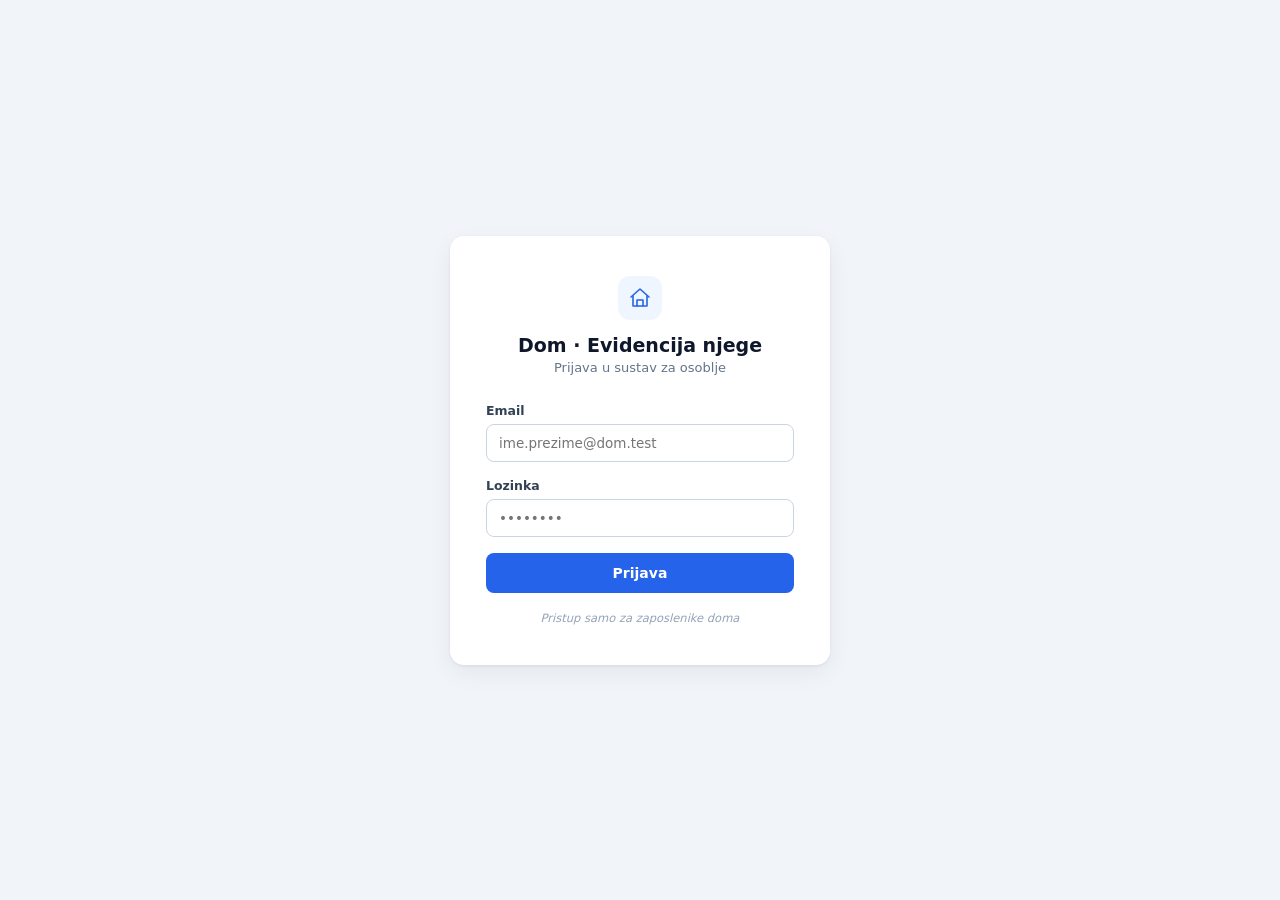
<file: api/front/login.html>
<!DOCTYPE html>
<html lang="hr">
<head>
<meta charset="UTF-8">
<title>Prijava — Dom evidencija njege</title>
<style>
  * { box-sizing: border-box; }
  body {
    margin: 0;
    font-family: system-ui, -apple-system, "Segoe UI", Roboto, sans-serif;
    background: #f1f5f9;
    height: 100vh;
    display: flex;
    align-items: center;
    justify-content: center;
  }
  .card {
    width: 380px;
    background: #ffffff;
    border-radius: 14px;
    box-shadow: 0 1px 3px rgba(15,23,42,0.08), 0 8px 24px rgba(15,23,42,0.06);
    padding: 40px 36px;
  }
  .logo {
    display: flex;
    flex-direction: column;
    align-items: center;
    margin-bottom: 28px;
  }
  .logo-icon {
    width: 44px;
    height: 44px;
    border-radius: 12px;
    background: #eff6ff;
    display: flex;
    align-items: center;
    justify-content: center;
    margin-bottom: 14px;
  }
  .logo h1 {
    font-size: 19px;
    margin: 0;
    color: #0f172a;
  }
  .logo p {
    font-size: 13px;
    color: #64748b;
    margin: 4px 0 0;
  }
  label {
    display: block;
    font-size: 12.5px;
    font-weight: 600;
    color: #334155;
    margin-bottom: 6px;
  }
  input {
    width: 100%;
    border: 1px solid #cbd5e1;
    border-radius: 8px;
    padding: 10px 12px;
    font-size: 13.5px;
    margin-bottom: 16px;
    font-family: inherit;
  }
  input:focus {
    outline: 2px solid #2563eb;
    outline-offset: 1px;
  }
  button {
    width: 100%;
    background: #2563eb;
    color: #ffffff;
    border: none;
    font-size: 14px;
    font-weight: 600;
    padding: 12px;
    border-radius: 8px;
    cursor: pointer;
    font-family: inherit;
  }
  button:hover {
    background: #1d4ed8;
  }
  .note {
    font-size: 11.5px;
    color: #94a3b8;
    text-align: center;
    margin-top: 18px;
    font-style: italic;
  }
</style>
</head>
<body>

<div class="card">
  <div class="logo">
    <div class="logo-icon">
      <svg width="24" height="24" viewBox="0 0 24 24" fill="none" stroke="#2563eb" stroke-width="1.6" stroke-linecap="round" stroke-linejoin="round">
        <path d="M3 11l9-8 9 8"/>
        <path d="M5 10v10h14V10"/>
        <path d="M9 20v-6h6v6"/>
      </svg>
    </div>
    <h1>Dom &middot; Evidencija njege</h1>
    <p>Prijava u sustav za osoblje</p>
  </div>

  <form id="loginForm">
    <label for="email">Email</label>
    <input type="email" id="email" placeholder="ime.prezime@dom.test" required>

    <label for="lozinka">Lozinka</label>
    <input type="password" id="lozinka" placeholder="••••••••" required>

    <button type="submit">Prijava</button>
  </form>

  <div id="status" style="text-align:center; font-size:13px; margin-top:14px;"></div>


  <div class="note">Pristup samo za zaposlenike doma</div>
</div>

<script>
document.getElementById('loginForm').addEventListener('submit', async function (e) {
    e.preventDefault();

    const email = document.getElementById('email').value;
    const lozinka = document.getElementById('lozinka').value;
    const status = document.getElementById('status');

    const response = await fetch('../auth/login.php', {
        method: 'POST',
        headers: {
            'Content-Type': 'application/json'
        },
        credentials: 'include',
        body: JSON.stringify({ email: email, lozinka: lozinka })
    });

    const data = await response.json();

    if (response.ok) {
        window.location.href = 'index.html';
    } else {
        status.style.color = '#dc2626';
        status.textContent = data.error;
    }
});
</script>


</body>
</html>
</file>
